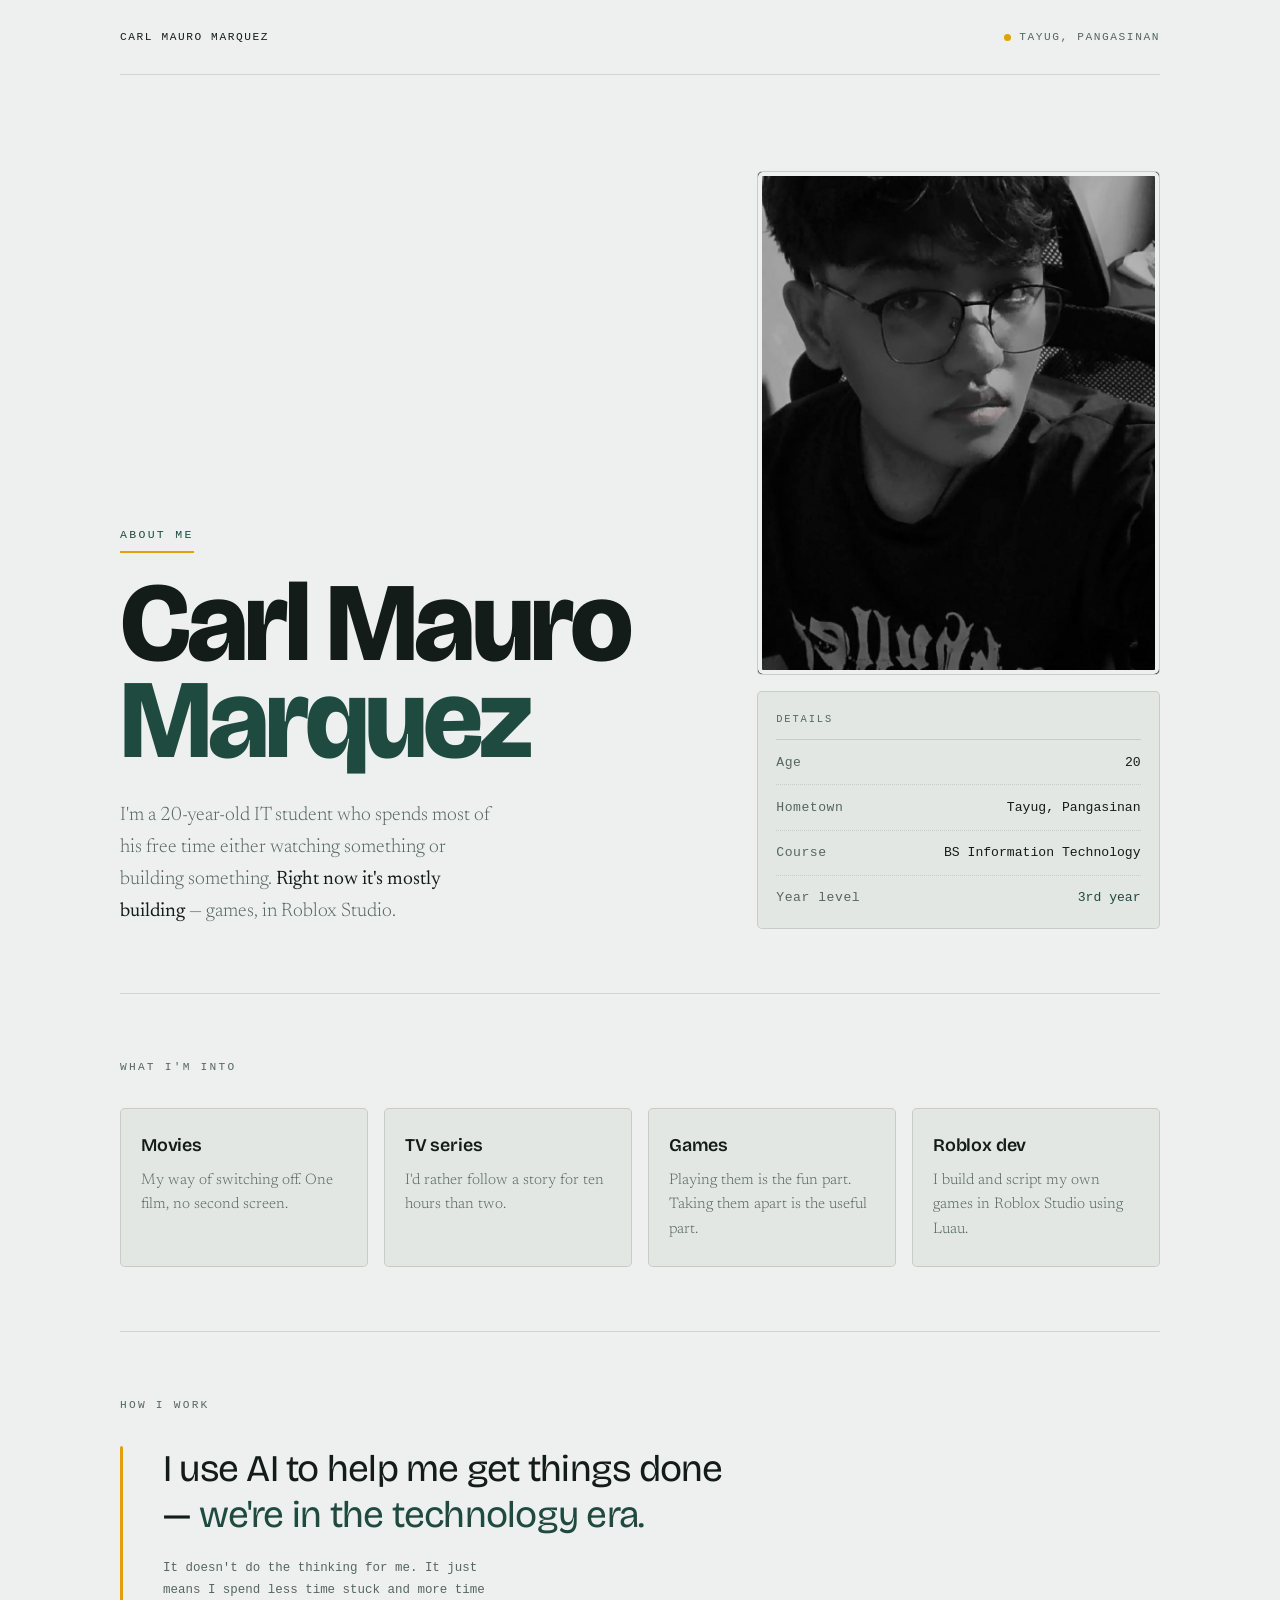
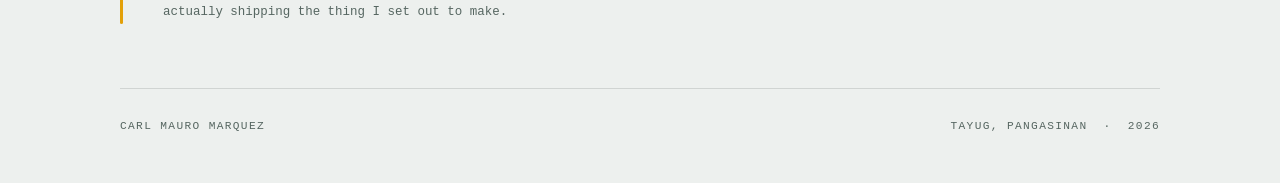
<file: index.html>
<!DOCTYPE html>
<html lang="en">
<head>
<meta charset="UTF-8" />
<meta name="viewport" content="width=device-width, initial-scale=1.0" />
<title>Carl Mauro Marquez — About Me</title>
<link rel="preconnect" href="https://fonts.googleapis.com">
<link rel="preconnect" href="https://fonts.gstatic.com" crossorigin>
<link href="https://fonts.googleapis.com/css2?family=Bricolage+Grotesque:opsz,wght@12..96,400;12..96,600;12..96,800&family=Newsreader:ital,opsz,wght@0,6..72,300;0,6..72,400&family=JetBrains+Mono:wght@400;500&display=swap" rel="stylesheet">
<link rel="stylesheet" href="style.css">
</head>
<body>

<div class="wrap">

  <header class="topbar">
    <strong>Carl Mauro Marquez</strong>
    <span class="status">Tayug, Pangasinan</span>
  </header>

  <div class="hero">
    <div>
      <p class="eyebrow rise d1"><span>About me</span></p>
      <h1 class="name rise d1">Carl Mauro<em>Marquez</em></h1>
      <p class="intro rise d2">
        I'm a 20-year-old IT student who spends most of his free time either
        watching something or building something. <b>Right now it's mostly
        building</b> — games, in Roblox Studio.
      </p>
    </div>

    <div class="side rise d3">
      <figure class="photo">
        <img src="photo.jpg" alt="Carl Mauro Marquez">
      </figure>

      <div class="panel">
        <div class="panel-head">Details</div>
        <dl>
          <div class="row"><dt>Age</dt><dd>20</dd></div>
          <div class="row"><dt>Hometown</dt><dd>Tayug, Pangasinan</dd></div>
          <div class="row"><dt>Course</dt><dd>BS Information Technology</dd></div>
          <div class="row"><dt>Year level</dt><dd class="mark">3rd year</dd></div>
        </dl>
      </div>
    </div>
  </div>

  <section>
    <p class="section-label">What I'm into</p>
    <div class="cards">
      <article class="card rise d1">
        <h3>Movies</h3>
        <p>My way of switching off. One film, no second screen.</p>
      </article>
      <article class="card rise d2">
        <h3>TV series</h3>
        <p>I'd rather follow a story for ten hours than two.</p>
      </article>
      <article class="card rise d3">
        <h3>Games</h3>
        <p>Playing them is the fun part. Taking them apart is the useful part.</p>
      </article>
      <article class="card rise d4">
        <h3>Roblox dev</h3>
        <p>I build and script my own games in Roblox Studio using Luau.</p>
      </article>
    </div>
  </section>

  <section>
    <p class="section-label">How I work</p>
    <div class="quote">
      <div class="quote-bar" aria-hidden="true"></div>
      <div>
        <blockquote>I use AI to help me get things done — <span>we're in the technology era.</span></blockquote>
        <p class="quote-note">
          It doesn't do the thinking for me. It just means I spend less time stuck
          and more time actually shipping the thing I set out to make.
        </p>
      </div>
    </div>
  </section>

  <footer>
    <span>Carl Mauro Marquez</span>
    <span>Tayug, Pangasinan &nbsp;·&nbsp; 2026</span>
  </footer>

</div>

</body>
</html>
</file>
<file: style.css>
:root{
    --paper:      #EDF0EE;
    --paper-deep: #E2E7E3;
    --ink:        #131C19;
    --ink-soft:   #566661;
    --pine:       #1F4A40;
    --gold:       #E3A008;
    --line:       rgba(19,28,25,.13);
  
    --display: "Bricolage Grotesque", "Helvetica Neue", sans-serif;
    --body:    "Newsreader", Georgia, serif;
    --mono:    "ba", ui-monospace, monospace;
  }
  
  *,*::before,*::after{ box-sizing:border-box; }
  
  body{
    margin:0;
    background:var(--paper);
    color:var(--ink);
    font-family:var(--body);
    font-size:18px;
    line-height:1.65;
    -webkit-font-smoothing:antialiased;
  }
  
  .wrap{ width:min(1040px, 90vw); margin-inline:auto; }
  
  .topbar{
    display:flex;
    justify-content:space-between;
    align-items:center;
    gap:1rem;
    padding:1.75rem 0;
    font-family:var(--mono);
    font-size:.7rem;
    letter-spacing:.14em;
    text-transform:uppercase;
    color:var(--ink-soft);
    border-bottom:1px solid var(--line);
  }
  .topbar strong{ color:var(--ink); font-weight:500; }
  .status{ display:flex; align-items:center; gap:.5rem; }
  .status::before{
    content:"";
    width:7px; height:7px;
    border-radius:50%;
    background:var(--gold);
  }
  
  .hero{
    display:grid;
    grid-template-columns: 1.35fr .95fr;
    gap:clamp(2rem, 5vw, 4.5rem);
    align-items:end;
    padding:clamp(3rem, 8vw, 6rem) 0 clamp(2.5rem, 6vw, 4rem);
  }
  
  .eyebrow{
    font-family:var(--mono);
    font-size:.72rem;
    letter-spacing:.2em;
    text-transform:uppercase;
    color:var(--pine);
    margin:0 0 1.4rem;
  }
  .eyebrow span{
    display:inline-block;
    border-bottom:2px solid var(--gold);
    padding-bottom:.45rem;
  }
  
  .name{
    font-family:var(--display);
    font-weight:800;
    font-size:clamp(3.1rem, 11.5vw, 7rem);
    line-height:.86;
    letter-spacing:-.035em;
    margin:0;
  }
  .name em{ display:block; font-style:normal; color:var(--pine); }
  
  .intro{
    margin:2rem 0 0;
    max-width:34ch;
    font-size:clamp(1.05rem, 1.6vw, 1.22rem);
    font-weight:300;
    color:var(--ink-soft);
  }
  .intro b{ color:var(--ink); font-weight:400; }
  
  .side{ display:flex; flex-direction:column; gap:1rem; }
  
  .photo{
    margin:0;
    border:1px solid var(--line);
    border-radius:5px;
    overflow:hidden;
    background:var(--paper-deep);
    position:relative;
  }
  .photo img{
    display:block;
    width:100%;
    aspect-ratio:4 / 5;
    object-fit:cover;
    filter:saturate(.92) contrast(1.03);
  }
  .photo::after{
    content:"";
    position:absolute; inset:0;
    box-shadow:inset 0 0 0 4px var(--paper);
    border-radius:5px;
    pointer-events:none;
  }
  
  /* ---------- details panel ---------- */
  .panel{
    border:1px solid var(--line);
    border-radius:5px;
    background:var(--paper-deep);
    padding:.35rem 1.15rem 1rem;
  }
  .panel-head{
    font-family:var(--mono);
    font-size:.65rem;
    letter-spacing:.18em;
    text-transform:uppercase;
    color:var(--ink-soft);
    padding:.85rem 0 .7rem;
    border-bottom:1px solid var(--line);
  }
  .row{
    display:flex;
    justify-content:space-between;
    align-items:baseline;
    gap:1rem;
    padding:.7rem 0;
    border-bottom:1px dotted var(--line);
    font-family:var(--mono);
    font-size:.82rem;
  }
  .row:last-child{ border-bottom:0; padding-bottom:.2rem; }
  .row dt{ color:var(--ink-soft); letter-spacing:.04em; }
  .row dd{ margin:0; text-align:right; font-weight:500; }
  .row dd.mark{ color:var(--pine); }
  dl{ margin:0; }
  
  section{ padding:clamp(2.5rem, 6vw, 4rem) 0; border-top:1px solid var(--line); }
  
  .section-label{
    font-family:var(--mono);
    font-size:.7rem;
    letter-spacing:.2em;
    text-transform:uppercase;
    color:var(--ink-soft);
    margin:0 0 2rem;
  }
  
  .cards{ display:grid; grid-template-columns:repeat(4, 1fr); gap:1rem; }
  .card{
    background:var(--paper-deep);
    border:1px solid var(--line);
    border-radius:5px;
    padding:1.4rem 1.25rem 1.5rem;
    transition:transform .25s ease, border-color .25s ease;
  }
  .card h3{
    font-family:var(--display);
    font-weight:600;
    font-size:1.12rem;
    letter-spacing:-.01em;
    margin:0 0 .5rem;
  }
  .card p{
    margin:0;
    font-size:.95rem;
    font-weight:300;
    line-height:1.6;
    color:var(--ink-soft);
  }
  .card:hover{ transform:translateY(-4px); border-color:var(--gold); }
  
  .quote{
    display:grid;
    grid-template-columns:auto 1fr;
    gap:clamp(1.25rem, 4vw, 2.5rem);
    align-items:start;
  }
  .quote-bar{
    width:3px;
    align-self:stretch;
    background:var(--gold);
    border-radius:2px;
  }
  blockquote{
    margin:0;
    font-family:var(--display);
    font-weight:400;
    font-size:clamp(1.5rem, 3.4vw, 2.35rem);
    line-height:1.22;
    letter-spacing:-.02em;
    max-width:24ch;
  }
  blockquote span{ color:var(--pine); }
  .quote-note{
    margin:1.25rem 0 0;
    font-family:var(--mono);
    font-size:.78rem;
    color:var(--ink-soft);
    max-width:46ch;
    line-height:1.75;
  }
  
  footer{
    border-top:1px solid var(--line);
    padding:1.75rem 0 3rem;
    display:flex;
    justify-content:space-between;
    gap:1rem;
    flex-wrap:wrap;
    font-family:var(--mono);
    font-size:.7rem;
    letter-spacing:.12em;
    text-transform:uppercase;
    color:var(--ink-soft);
  }
  
  .rise{
    opacity:0;
    transform:translateY(14px);
    animation:rise .7s cubic-bezier(.2,.7,.3,1) forwards;
  }
  .d1{ animation-delay:.05s } .d2{ animation-delay:.16s }
  .d3{ animation-delay:.27s } .d4{ animation-delay:.38s }
  @keyframes rise{ to{ opacity:1; transform:none; } }
  
  :focus-visible{ outline:2px solid var(--pine); outline-offset:3px; }
  
  @media (prefers-reduced-motion: reduce){
    .rise{ animation:none; opacity:1; transform:none; }
    .card{ transition:none; }
  }
  
  @media (max-width: 860px){
    .hero{ grid-template-columns:1fr; align-items:start; }
    .side{ flex-direction:row; align-items:flex-start; }
    .side .photo{ flex:0 0 40%; }
    .side .panel{ flex:1; }
    .cards{ grid-template-columns:repeat(2, 1fr); }
  }
  @media (max-width: 560px){
    body{ font-size:17px; }
    .side{ flex-direction:column; }
    .side .photo{ flex:none; }
    .cards{ grid-template-columns:1fr; }
    .topbar{ font-size:.62rem; }
  }
</file>
